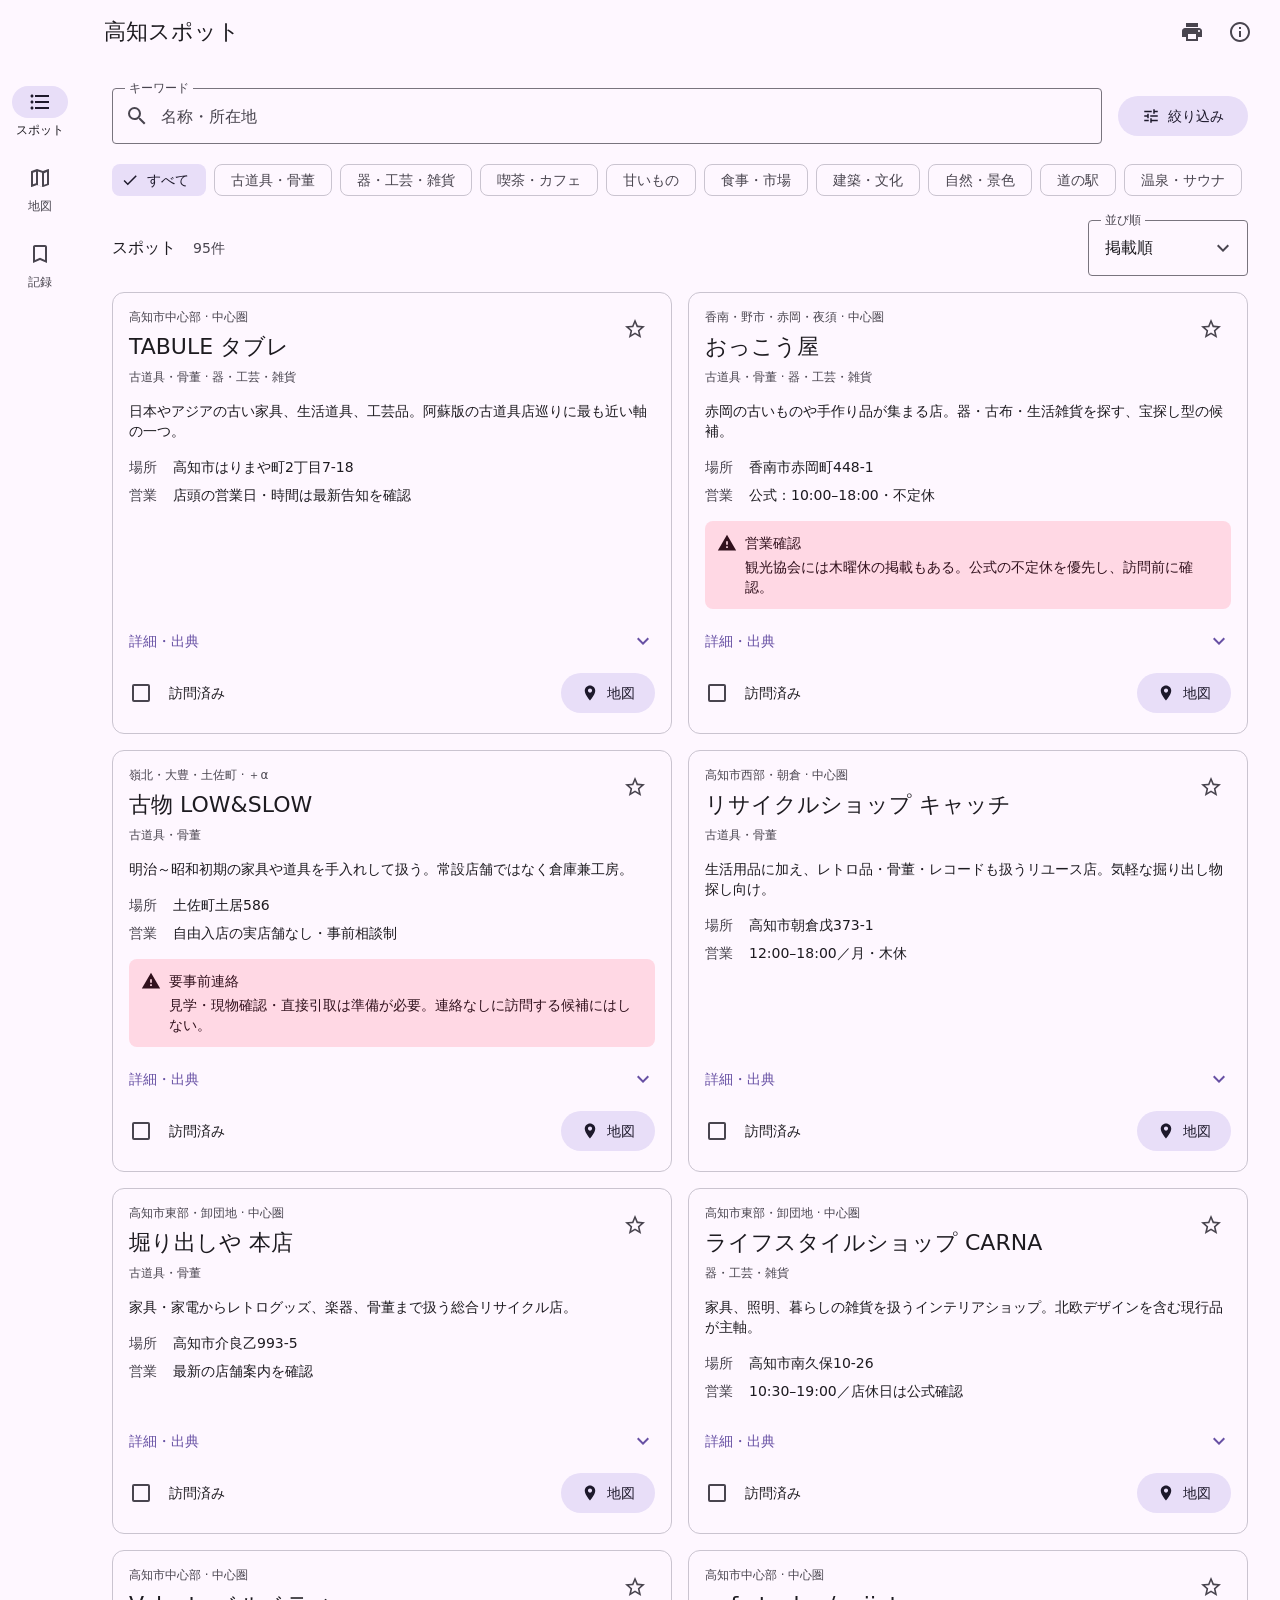
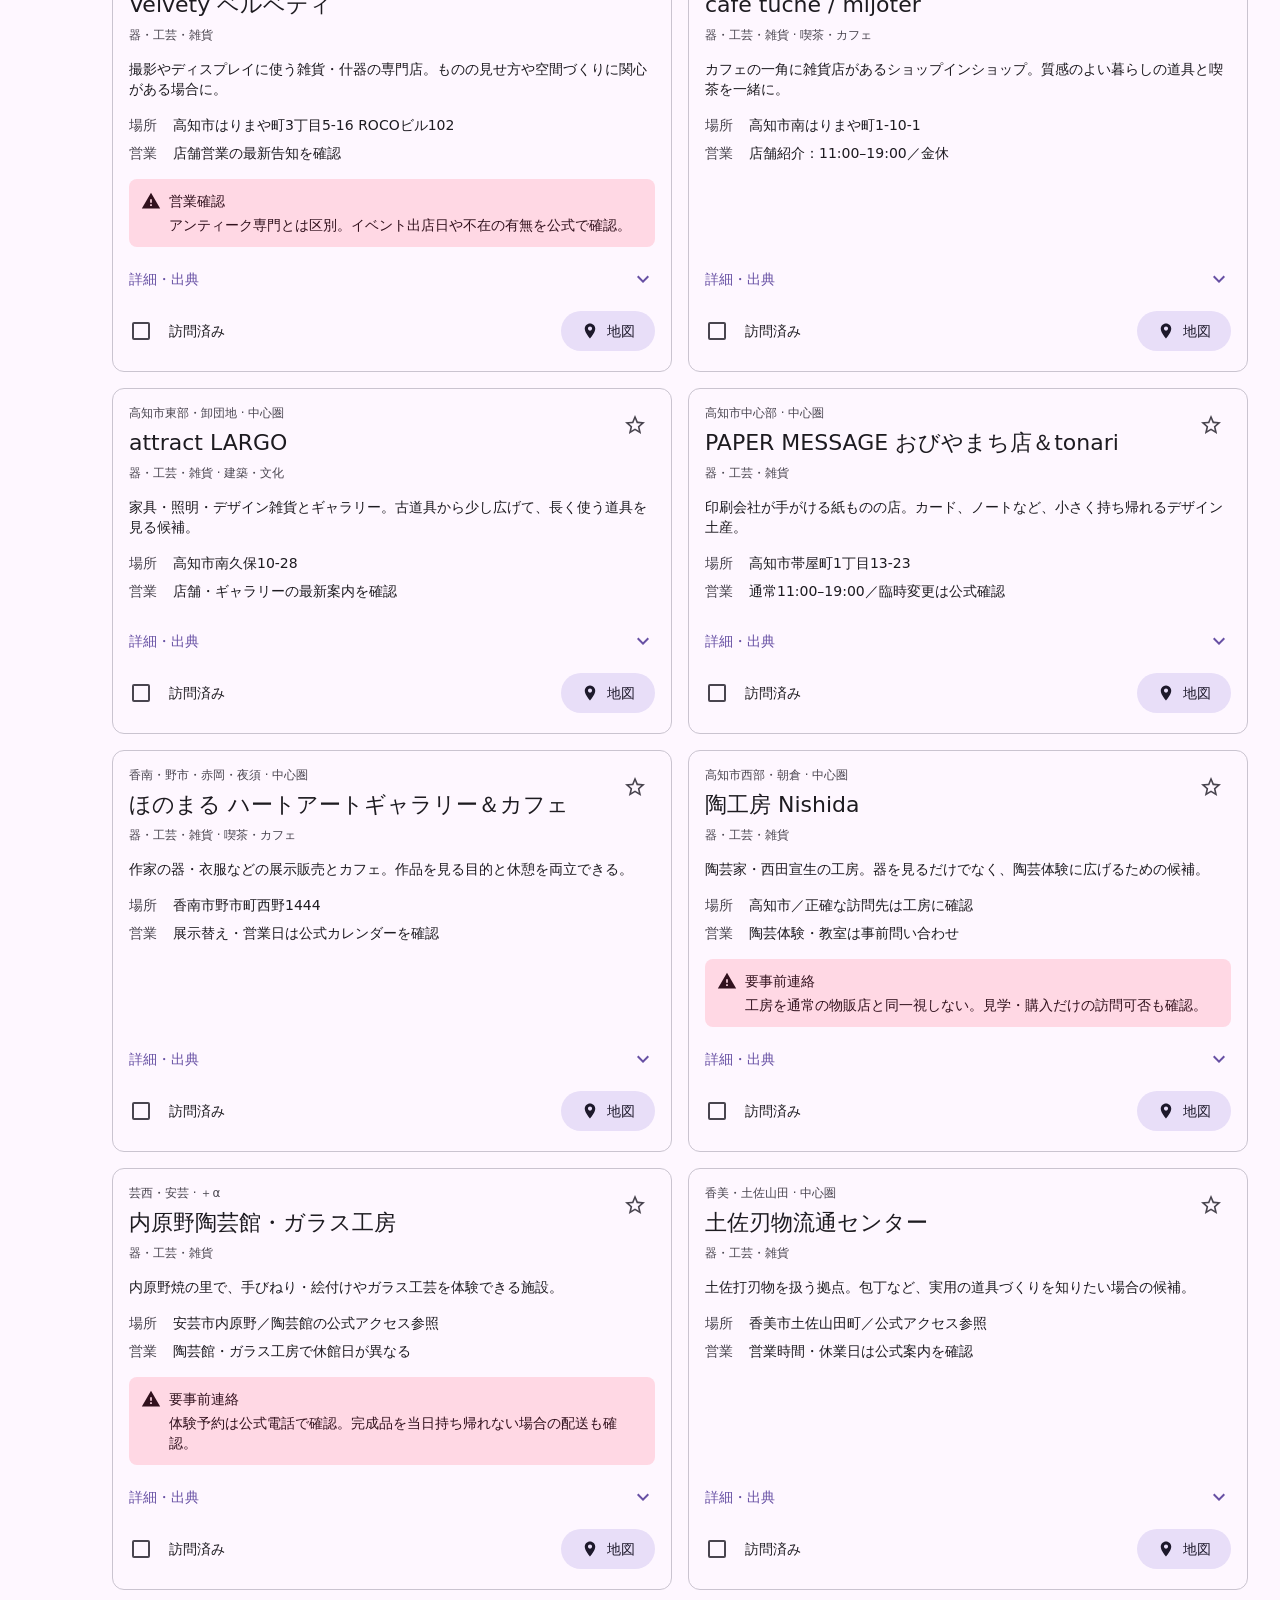
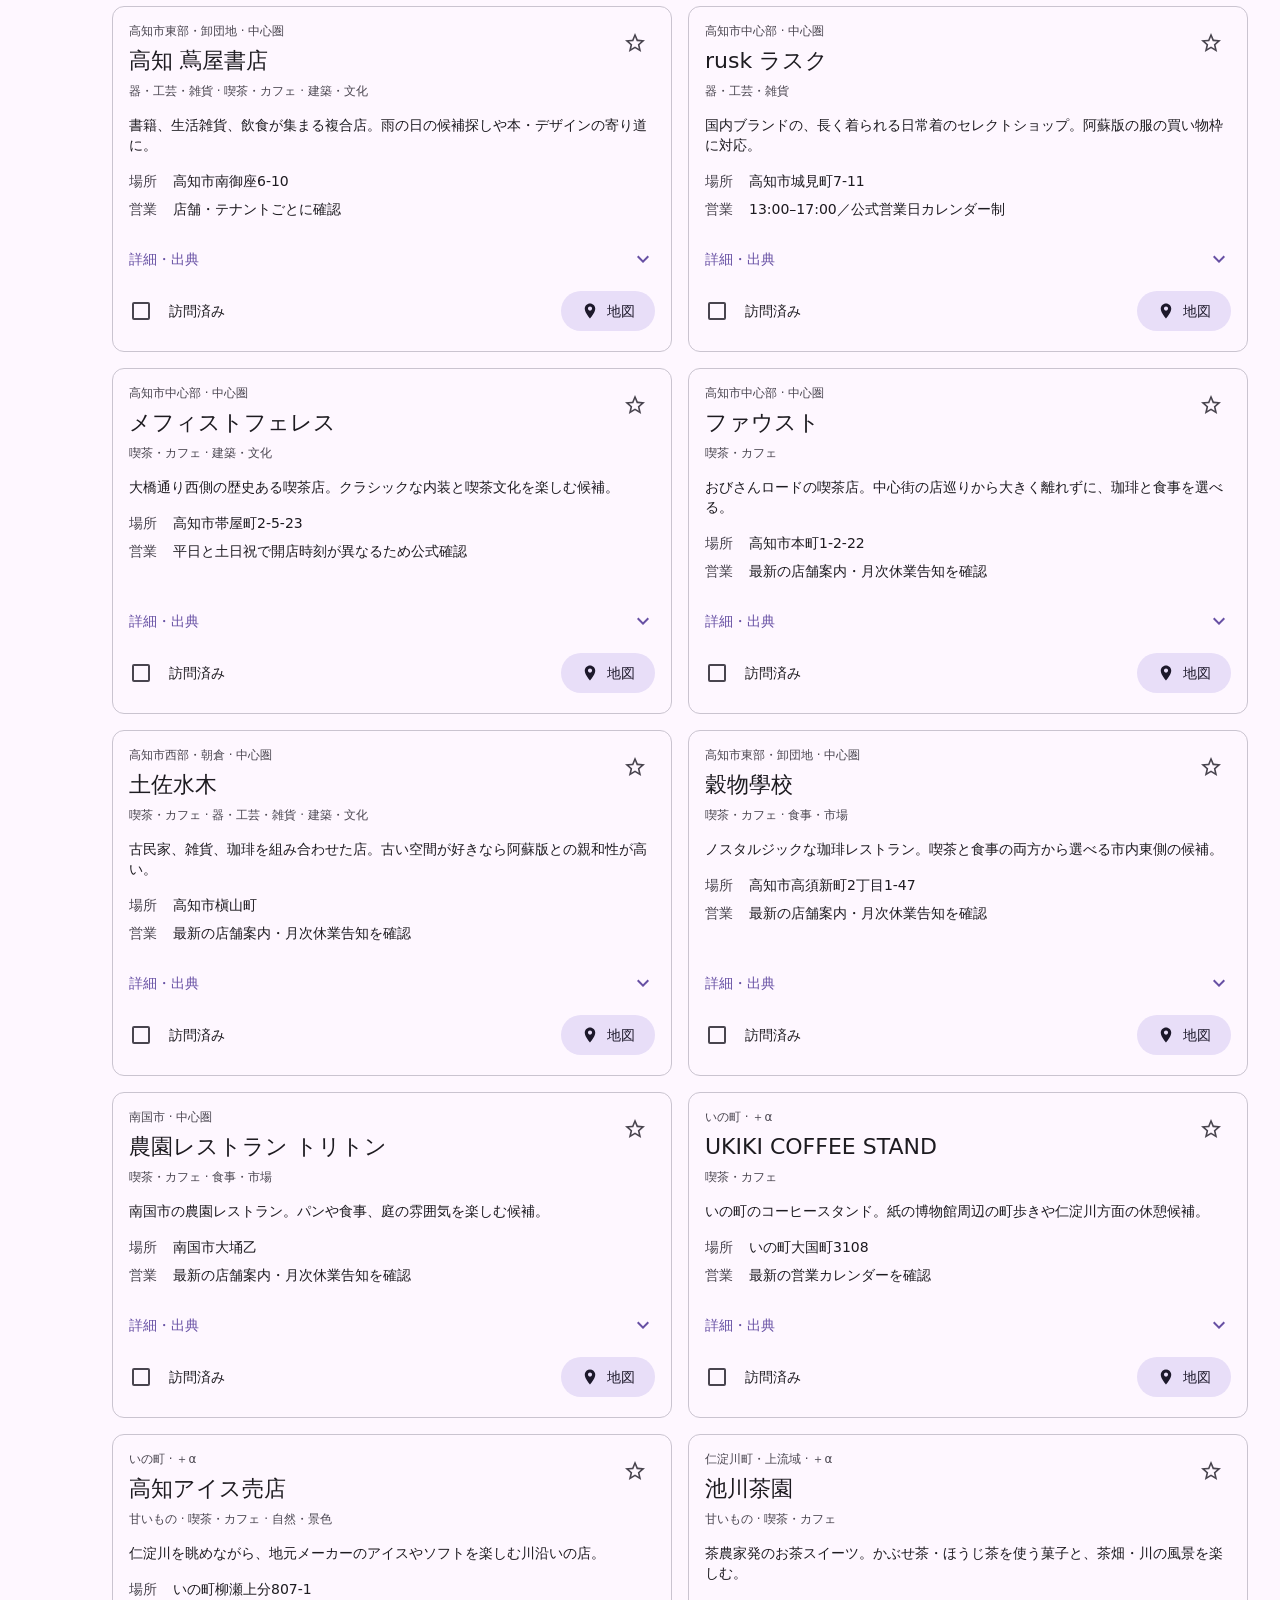
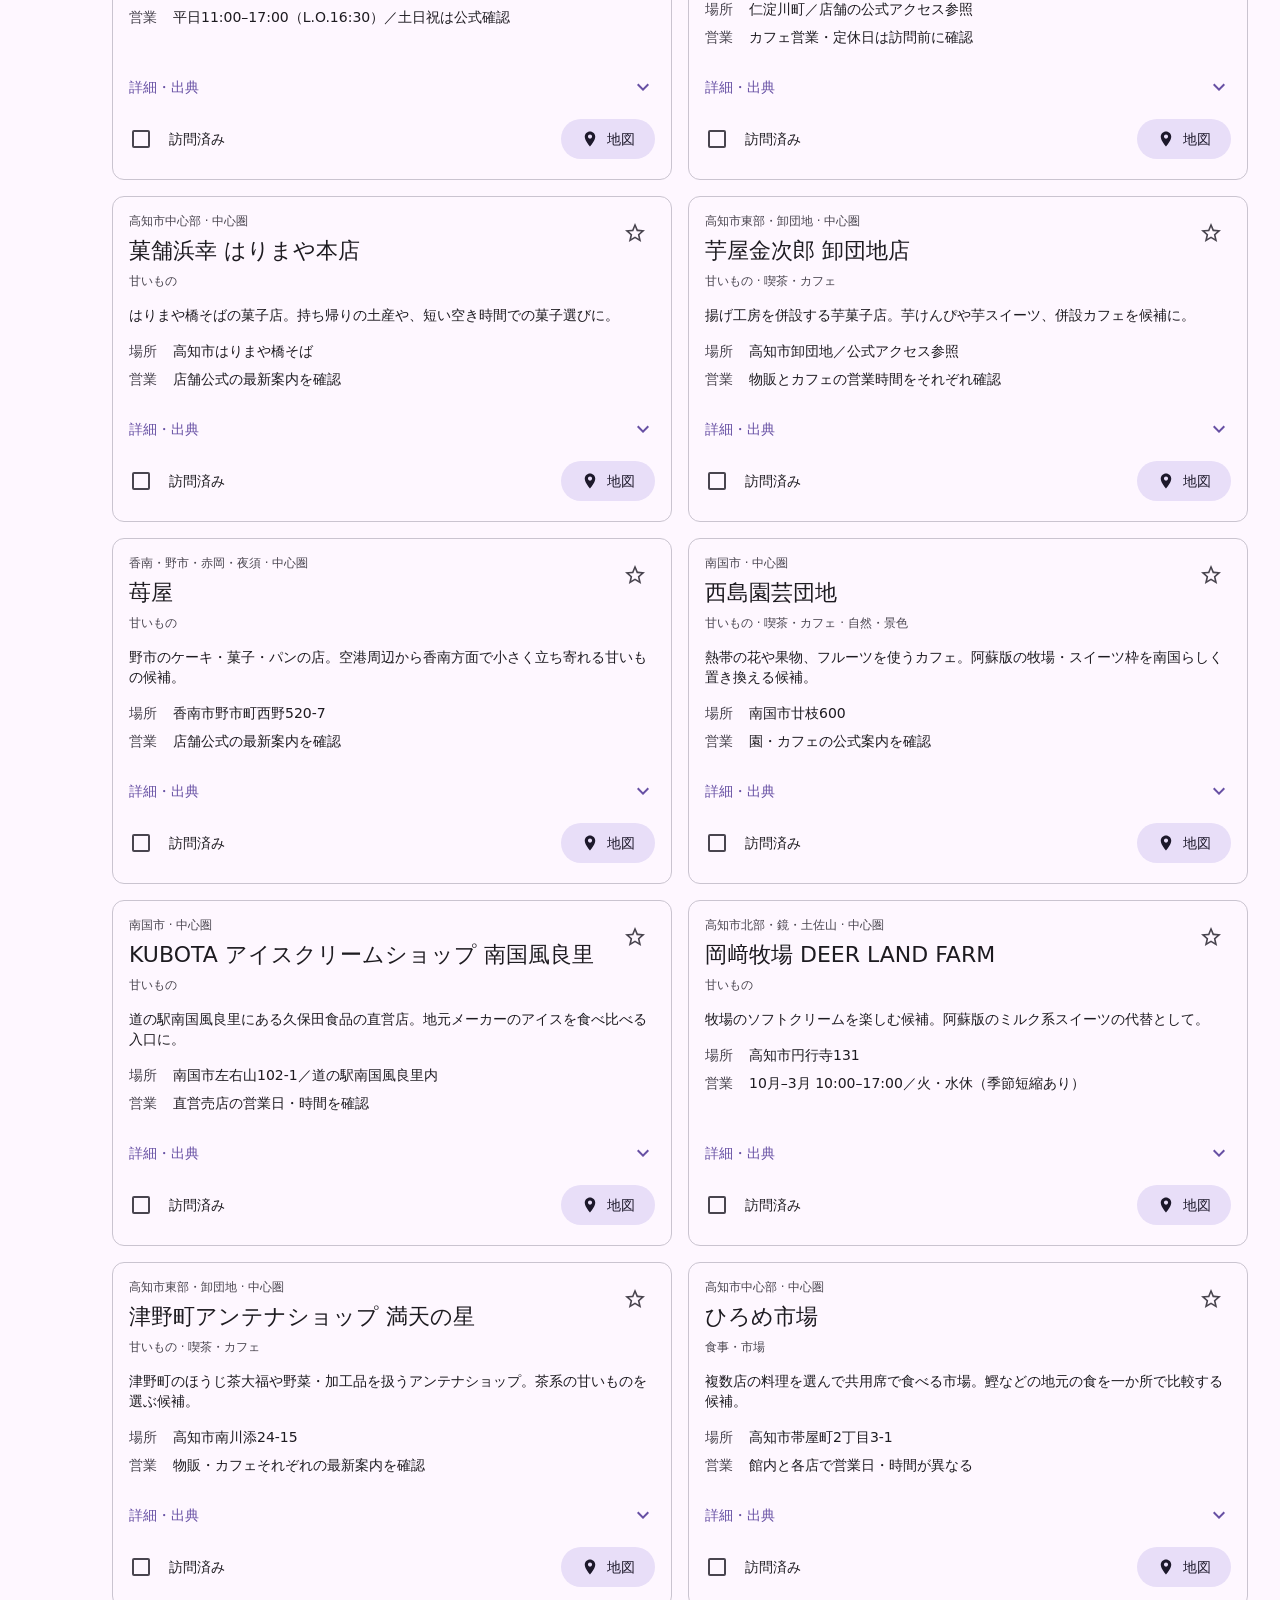
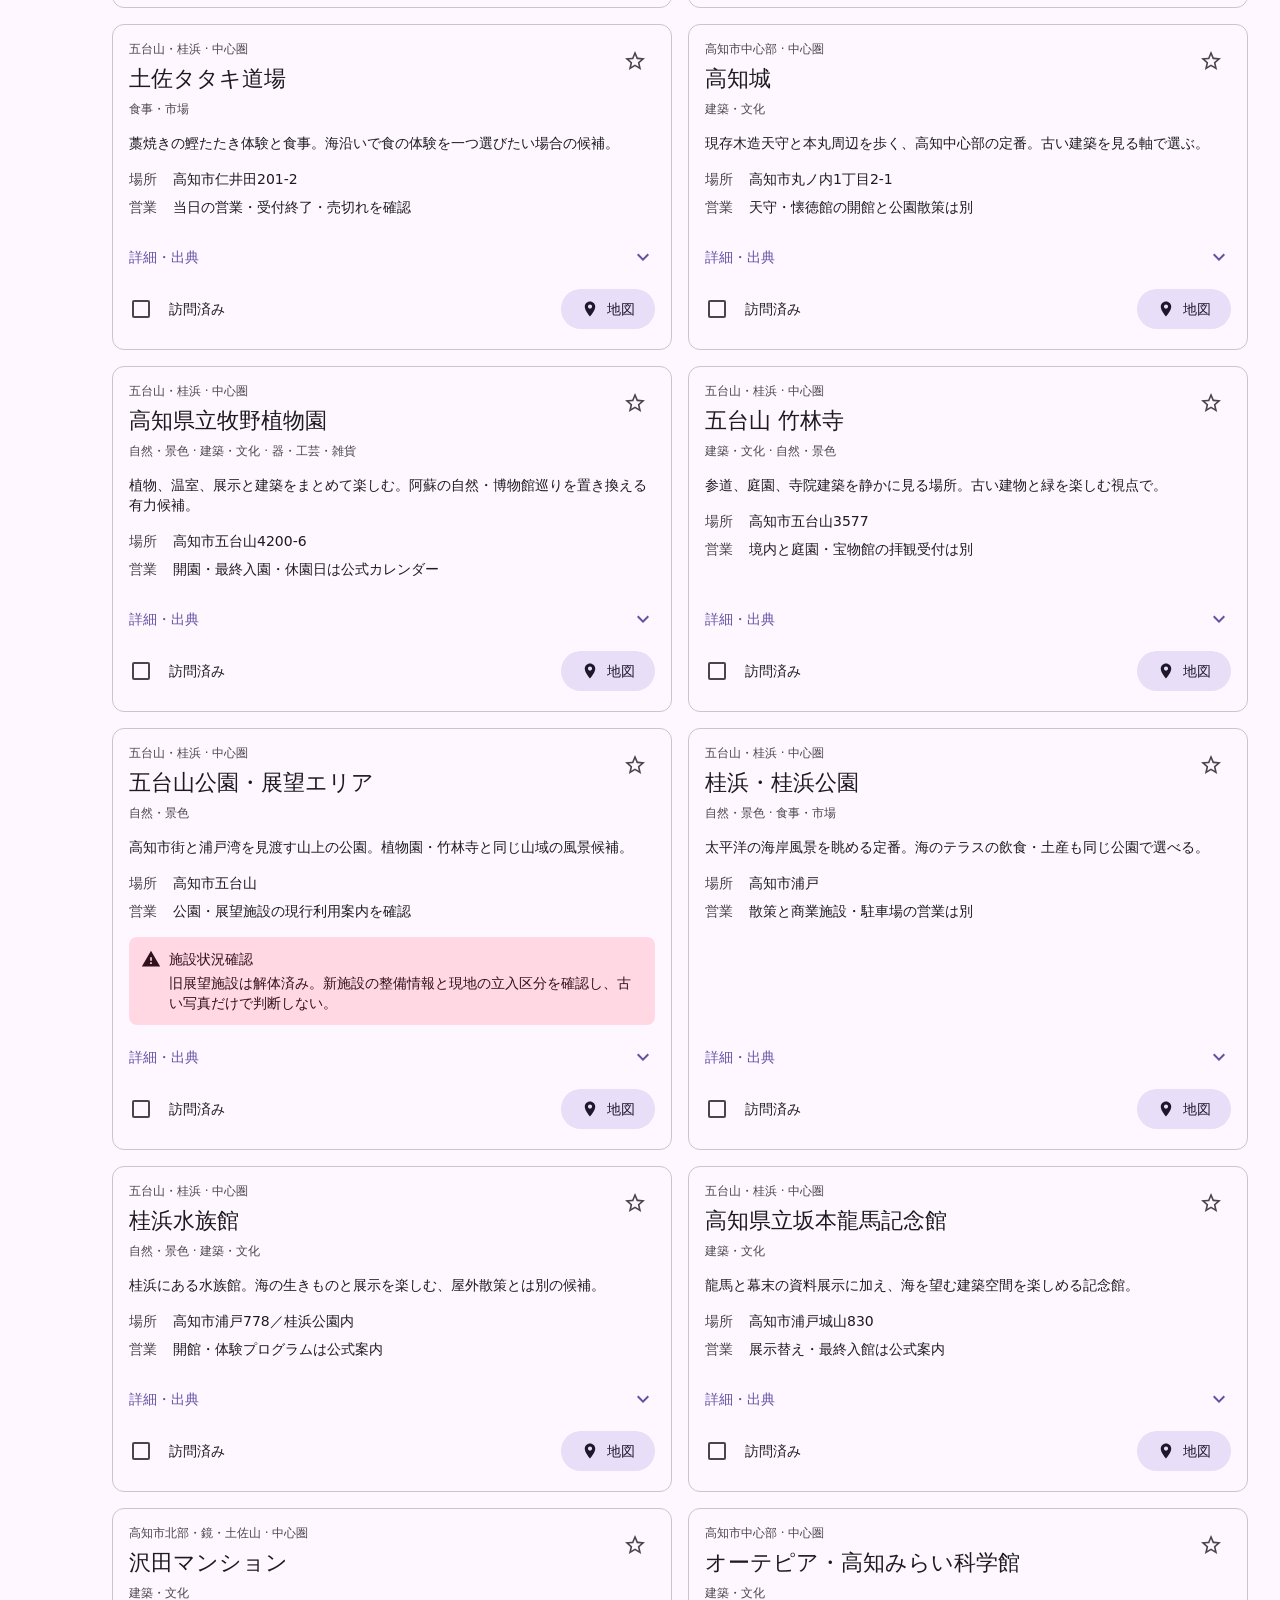
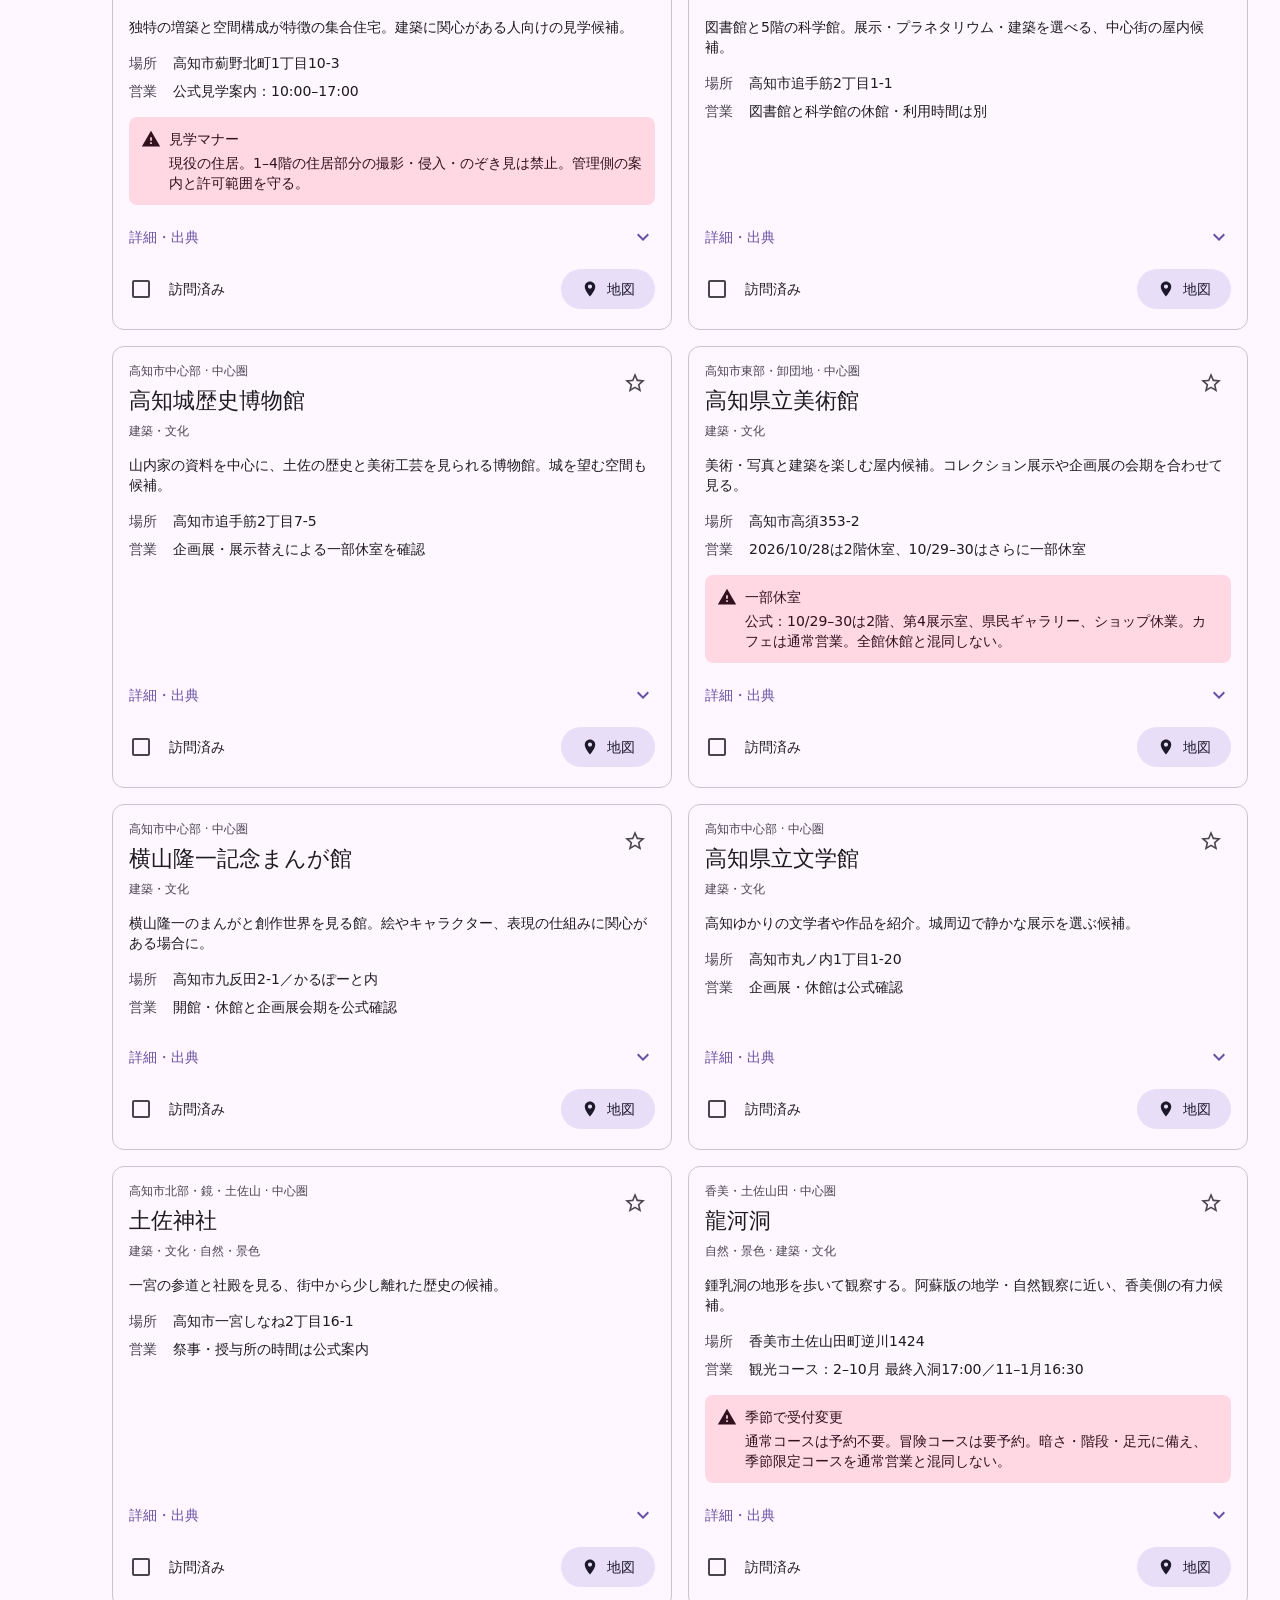
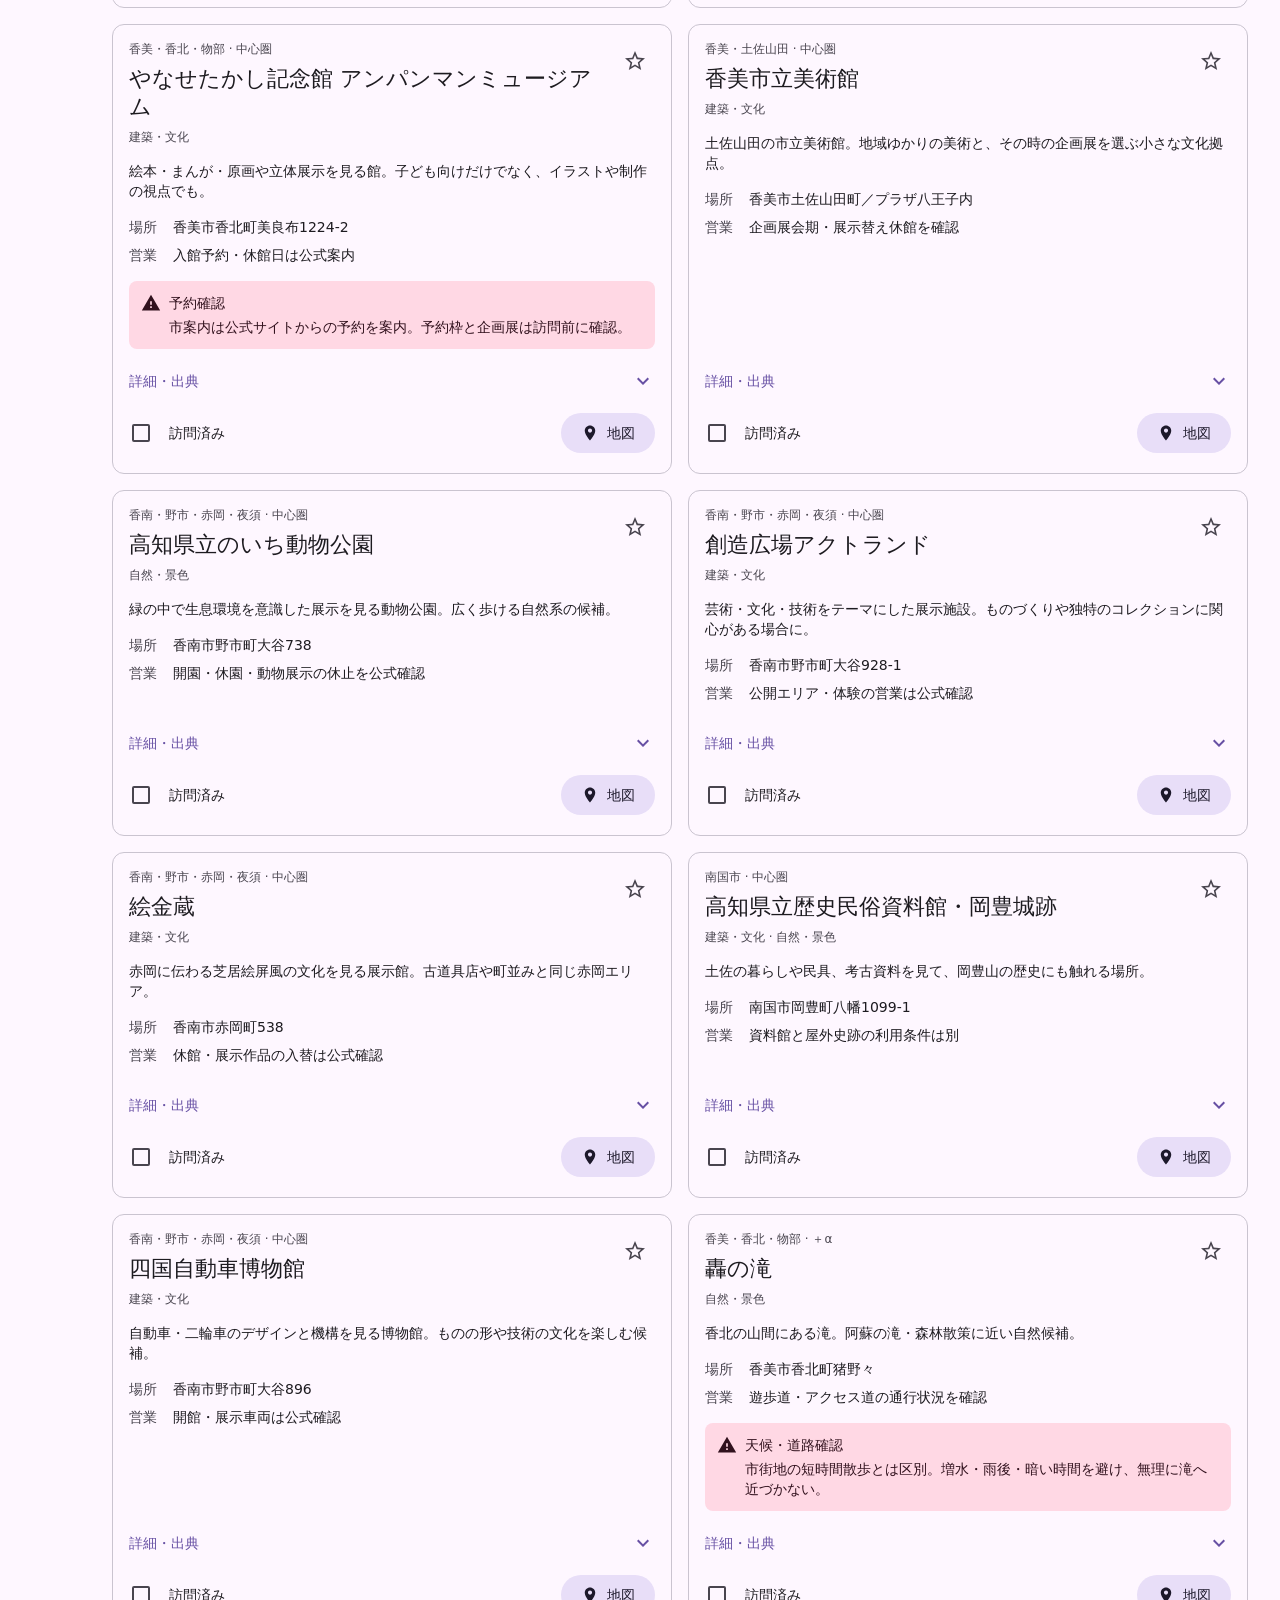
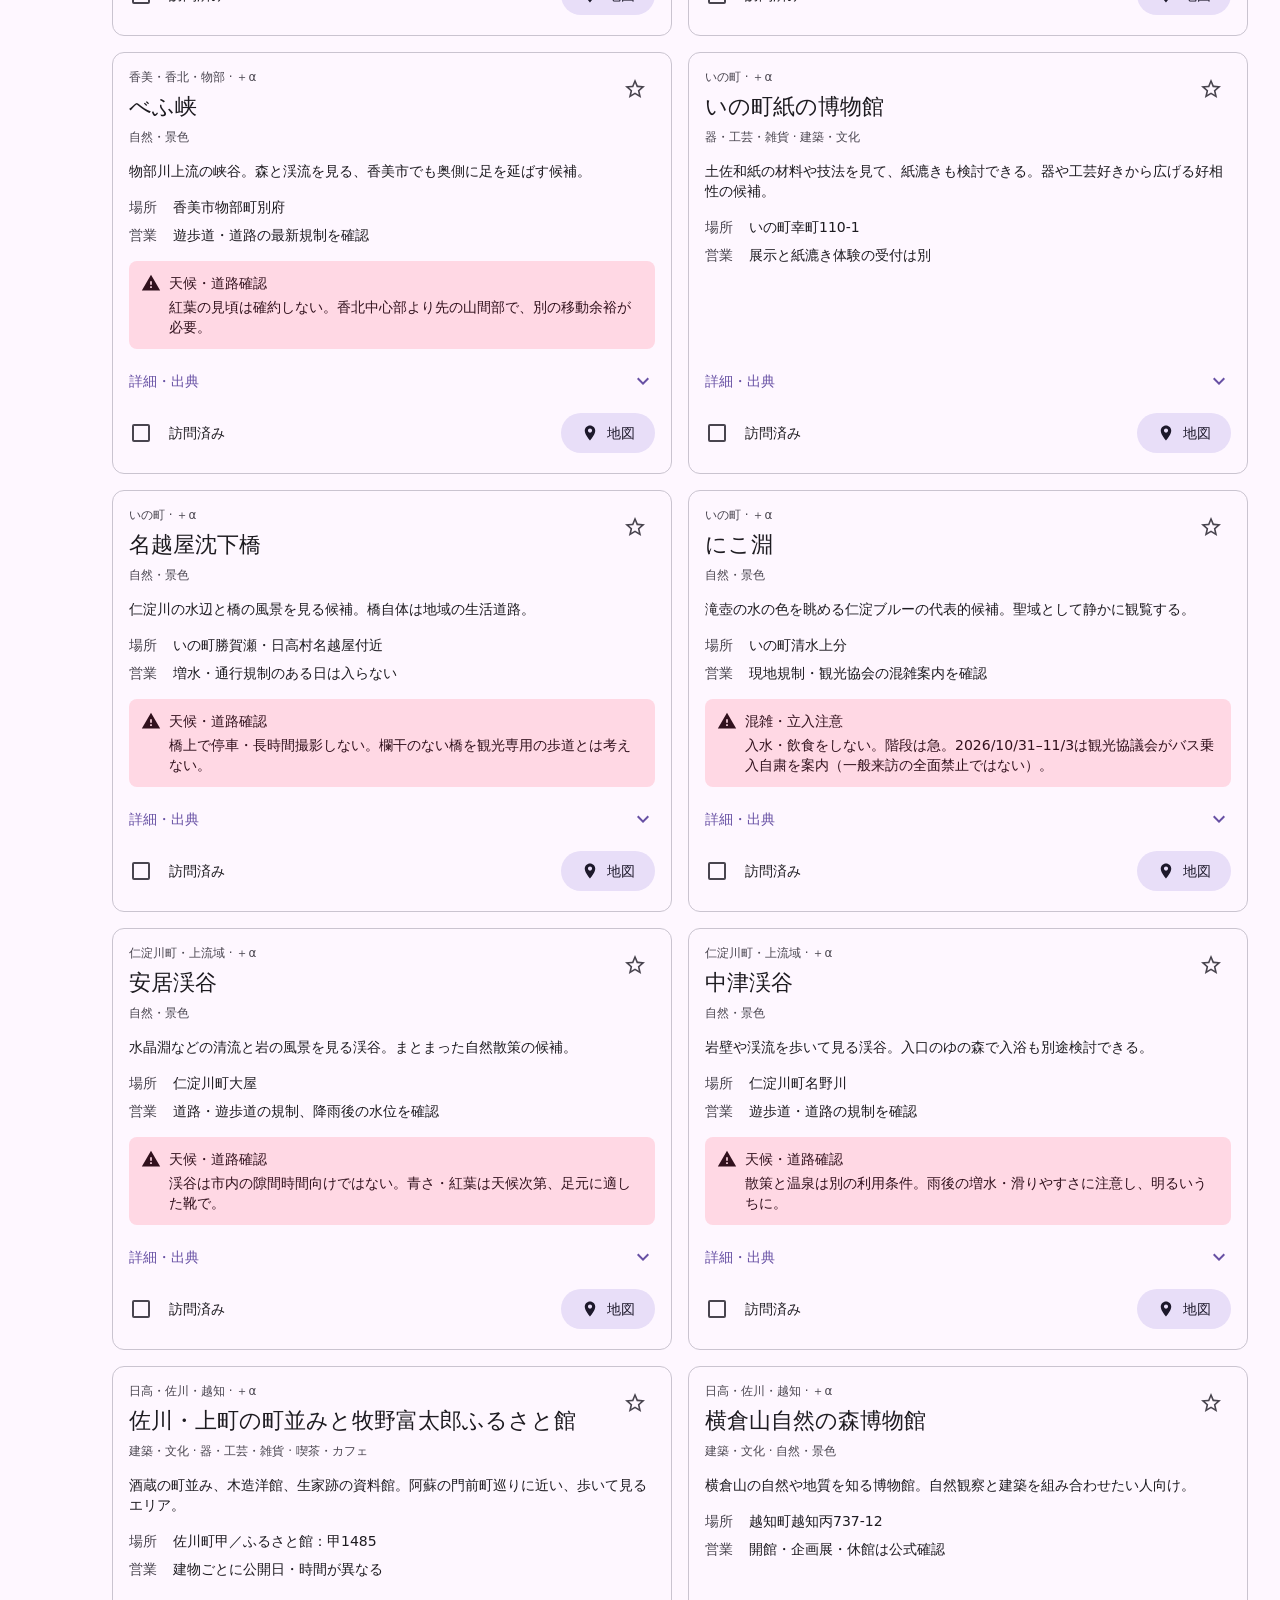
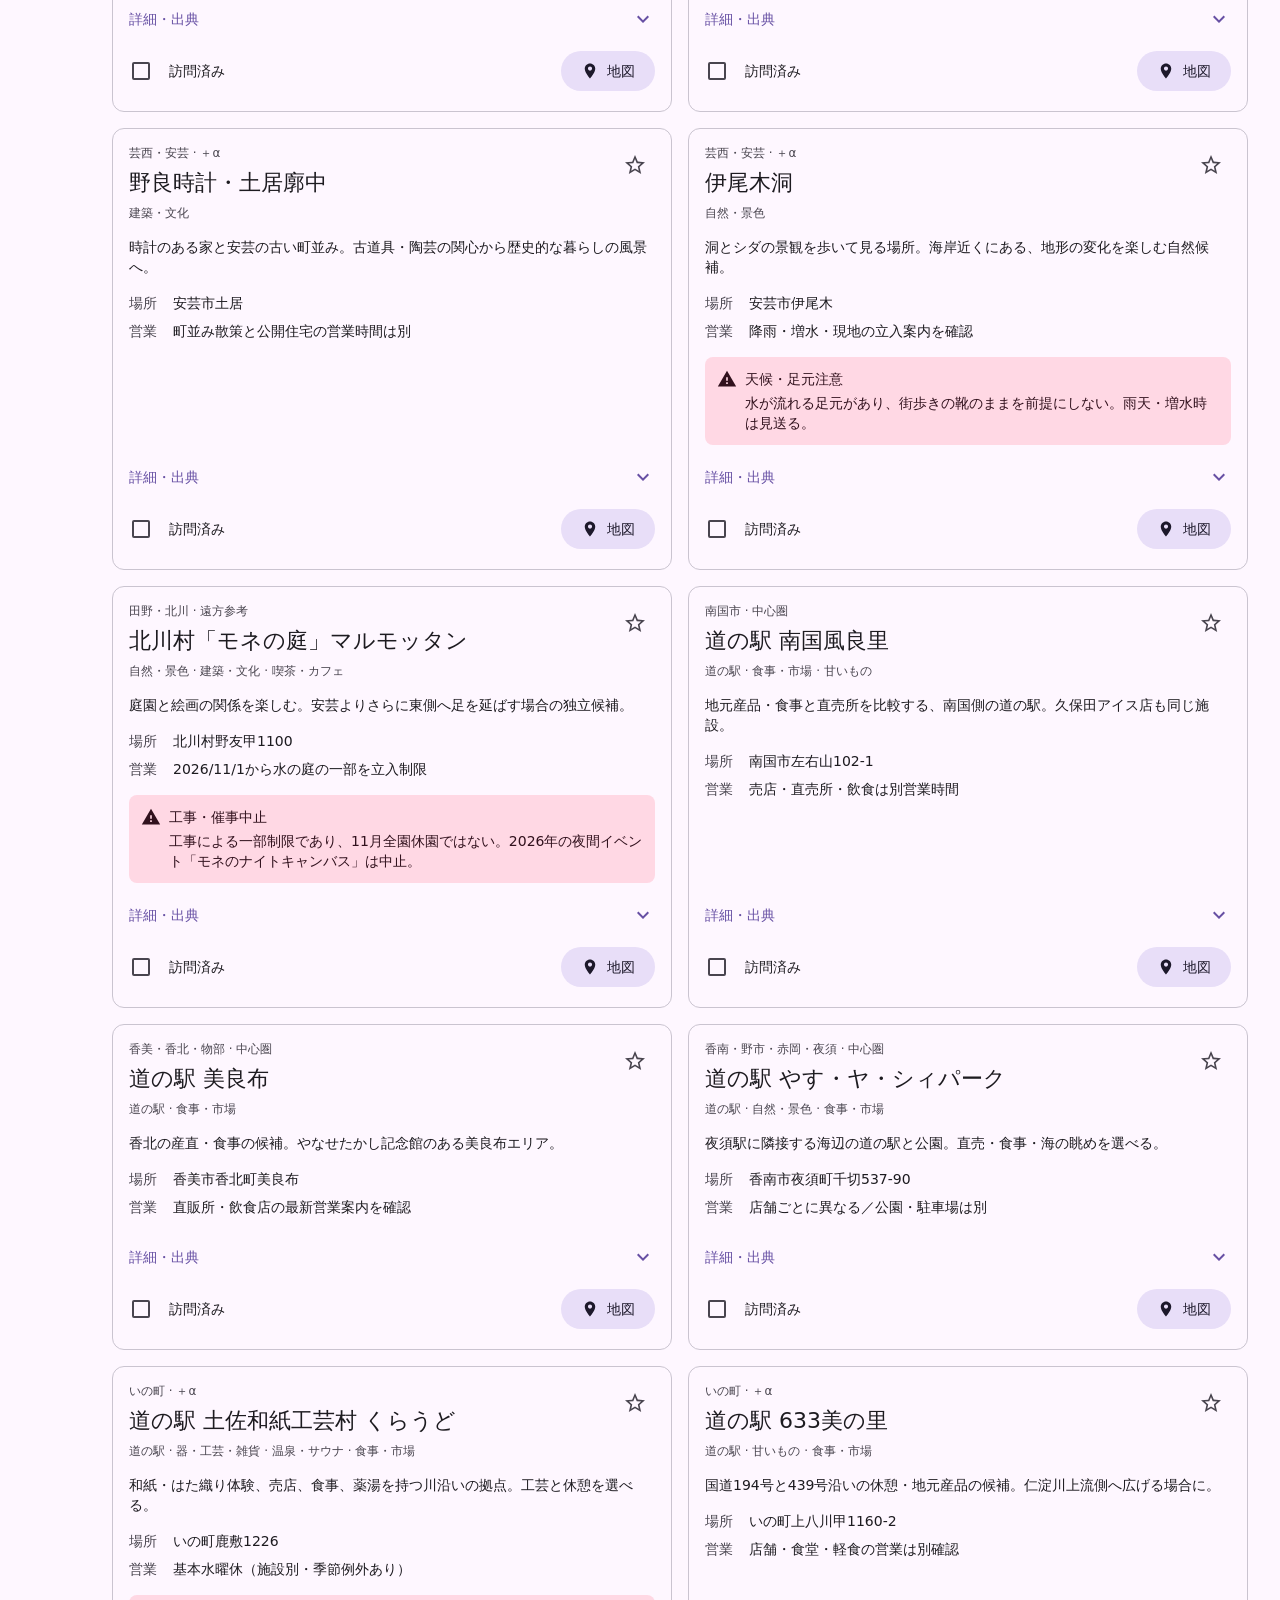
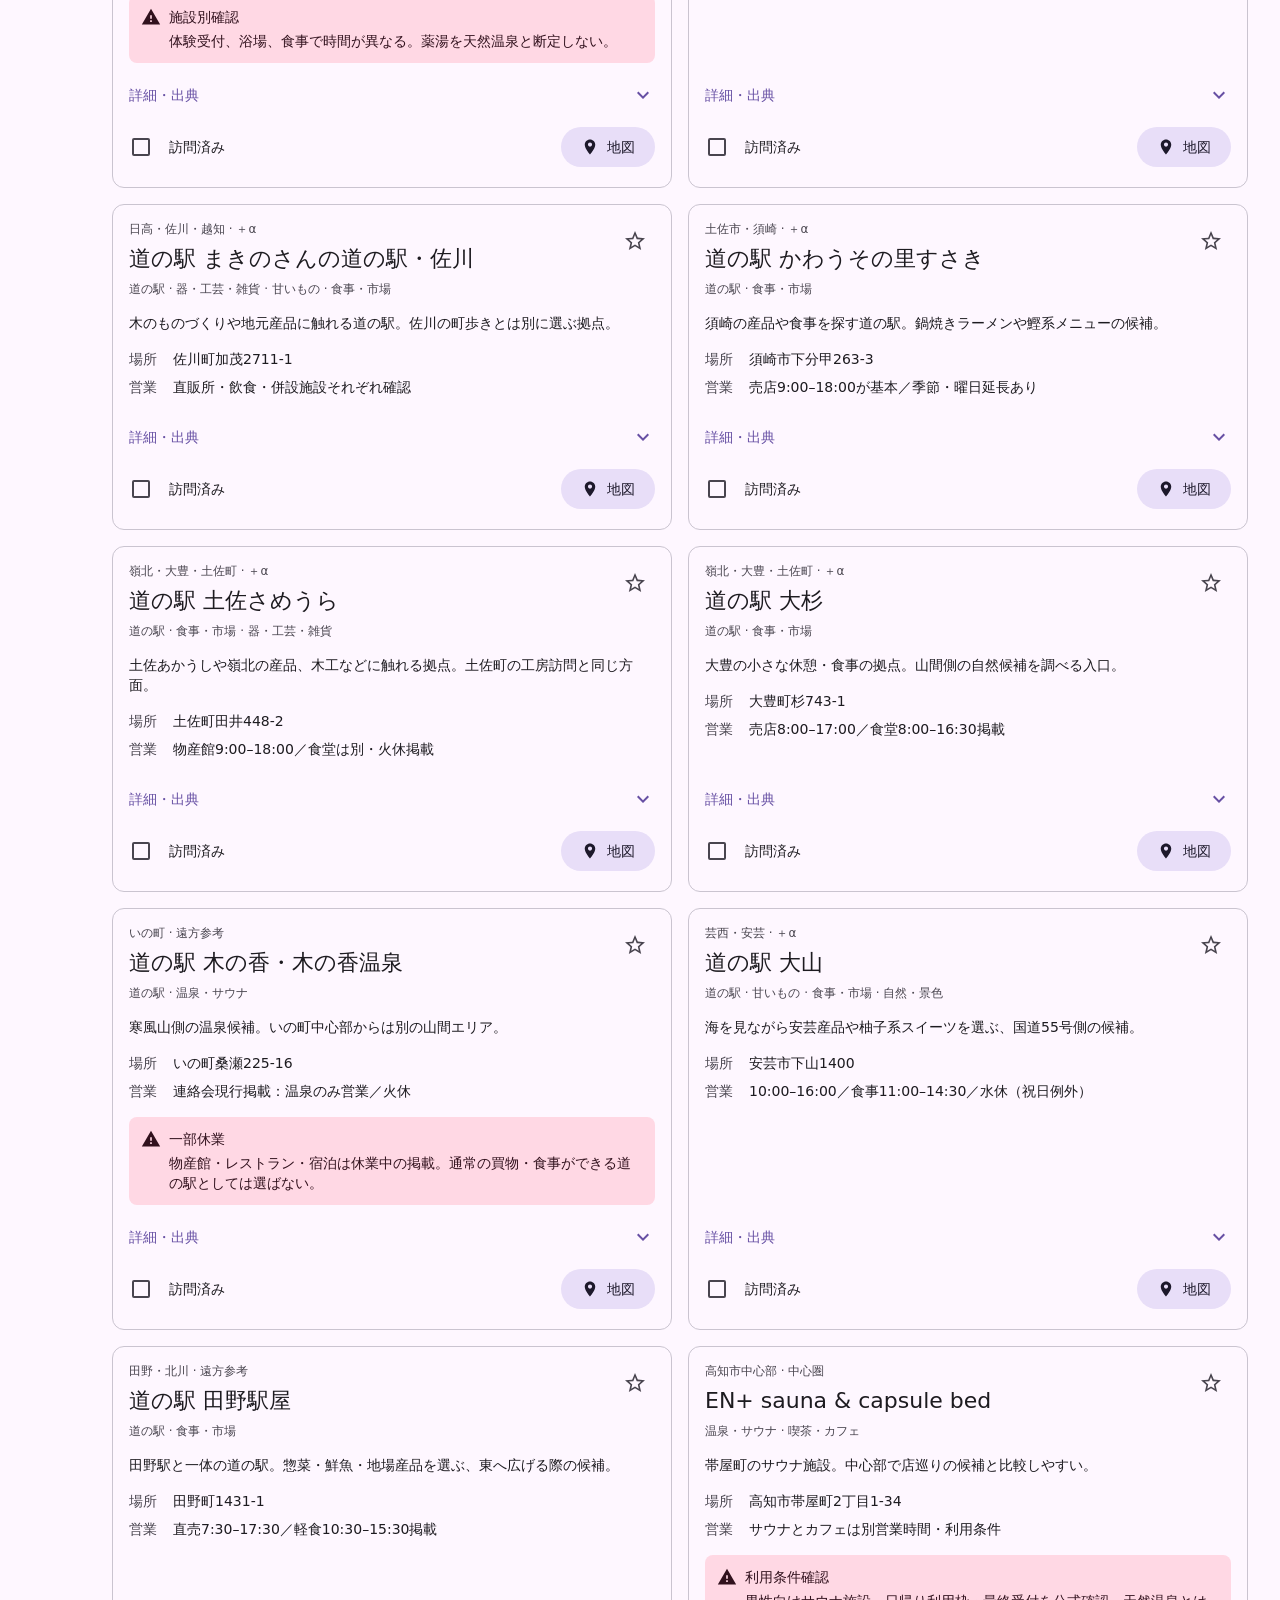
<file: kochi/index.html>
<!doctype html>
<html lang="ja">
<head>
  <meta charset="utf-8">
  <meta name="viewport" content="width=device-width, initial-scale=1, viewport-fit=cover">
  <meta name="robots" content="noindex,nofollow,noarchive">
  <meta name="referrer" content="strict-origin-when-cross-origin">
  <meta name="theme-color" content="#fef7ff">
  <meta name="description" content="高知のスポット一覧。名称、ジャンル、エリアによる検索、地図、お気に入り、訪問記録。">
  <title>高知スポット</title>
  <link rel="stylesheet" href="styles.css?v=md3-20261028">
  <script defer src="app.js?v=md3-20261028"></script>
</head>
<body>
  <a class="skip-link" href="#main">本文へ</a>
  <header class="app-bar">
    <h1>高知スポット</h1>
    <div class="app-bar-actions">
      <button id="print" class="icon-button" type="button" aria-label="一覧を印刷" title="一覧を印刷"><span class="icon-face" data-icon="print"></span></button>
      <button id="show-info" class="icon-button" type="button" aria-label="情報" title="情報"><span class="icon-face" data-icon="info"></span></button>
    </div>
  </header>
  <nav class="navigation" aria-label="メインナビゲーション">
    <a class="nav-item" href="#spots" data-view="spots" aria-current="page"><span class="nav-indicator" data-icon="list"></span><span>スポット</span></a>
    <a class="nav-item" href="#map" data-view="map"><span class="nav-indicator" data-icon="map"></span><span>地図</span></a>
    <a class="nav-item" href="#records" data-view="records"><span class="nav-indicator" data-icon="bookmark"></span><span>記録</span></a>
  </nav>
  <main id="main" tabindex="-1">
    <section id="spots" class="view" aria-labelledby="spots-title">
      <div class="search-toolbar">
        <div class="text-field search-field">
          <span class="field-icon" data-icon="search"></span>
          <label for="q">キーワード</label>
          <input id="q" type="search" placeholder="名称・所在地" autocomplete="off">
          <button id="clear-search" type="button" class="icon-button" aria-label="検索語を消去" title="検索語を消去" hidden><span class="icon-face" data-icon="close"></span></button>
        </div>
        <button id="open-filters" class="md-button tonal" type="button"><span class="button-face"><span data-icon="tune"></span><span>絞り込み<span id="filter-count"></span></span></span></button>
      </div>
      <div id="categories" class="chips" role="group" aria-label="ジャンル"></div>
      <div id="active-filters" class="active-filters" aria-label="適用中の条件" hidden></div>
      <div class="results-toolbar">
        <h2 id="spots-title">スポット <span id="result-count" role="status" aria-live="polite"></span></h2>
        <div class="text-field sort-field"><label for="sort">並び順</label><select id="sort"><option value="editorial">掲載順</option><option value="area">エリア順</option><option value="name">名前順</option></select><span class="select-arrow" data-icon="expand"></span></div>
      </div>
      <p id="loading" class="supporting" role="status">読み込み中</p>
      <div id="cards" class="cards"></div>
      <div id="empty" class="empty-state" hidden><span data-icon="search"></span><h3>該当するスポットはありません</h3><button id="reset" class="md-button text" type="button"><span class="button-face">条件をリセット</span></button></div>
      <noscript><p>一覧にはJavaScriptが必要です。<a href="spots.json">スポットデータ</a></p></noscript>
    </section>
    <section id="map" class="view" aria-labelledby="map-title" hidden>
      <div class="page-heading"><h2 id="map-title" tabindex="-1">地図</h2><span id="map-count" class="supporting"></span></div>
      <div class="segmented" role="group" aria-label="地図の表示"><button id="area-map-tab" type="button" aria-pressed="true"><span class="segment-face"><span class="selection-icon" data-icon="check"></span>エリア</span></button><button id="place-map-tab" type="button" aria-pressed="false"><span class="segment-face"><span class="selection-icon" data-icon="check"></span>スポット</span></button></div>
      <div id="area-map-wrap">
        <p class="supporting map-note">丸印はエリアの代表位置です。店舗の位置ではありません。</p>
        <div id="area-map" class="map-container" aria-label="エリアの地図"><p class="map-message" role="status">読み込み中</p></div>
        <div id="area-buttons" class="chips area-chips" role="group" aria-label="エリアで絞り込み"></div>
      </div>
      <div id="place-map-wrap" hidden>
        <div id="place-map-empty" class="empty-state"><span data-icon="place"></span><h3>スポットを選択してください</h3><a class="md-button text" href="#spots"><span class="button-face">一覧へ</span></a></div>
        <div id="place-map-content" hidden>
          <div class="place-heading"><h3 id="map-place-title"></h3><a id="map-external" class="md-button outlined" target="_blank" rel="noopener noreferrer"><span class="button-face">Googleマップ<span data-icon="external"></span></span></a></div>
          <iframe id="place-map" class="map-container" title="スポットの地図" loading="lazy" referrerpolicy="no-referrer-when-downgrade"></iframe>
          <p class="supporting">同名施設・入口・駐車場は公式アクセスで確認してください。</p>
        </div>
      </div>
    </section>
    <section id="records" class="view" aria-labelledby="records-title" hidden>
      <div class="page-heading"><h2 id="records-title" tabindex="-1">記録</h2></div>
      <div class="record-toolbar"><div class="segmented" role="group" aria-label="記録の種類"><button id="record-favorites" type="button" aria-pressed="true"><span class="segment-face"><span class="selection-icon" data-icon="check"></span>お気に入り <span id="favorites-count">0</span></span></button><button id="record-visited" type="button" aria-pressed="false"><span class="segment-face"><span class="selection-icon" data-icon="check"></span>訪問済み <span id="visited-count">0</span></span></button></div><div class="record-actions"><button id="export" class="md-button outlined" type="button"><span class="button-face"><span data-icon="download"></span>書き出し</span></button><button id="import-button" class="md-button text" type="button"><span class="button-face"><span data-icon="upload"></span>読み込み</span></button><input id="import" type="file" accept="application/json,.json" hidden></div></div>
      <p class="supporting record-note">記録はこのブラウザに保存されます。読み込み時は既存の記録に追加します。</p>
      <div id="record-cards" class="cards"></div>
      <div id="records-empty" class="empty-state" hidden><span data-icon="bookmark"></span><h3 id="records-empty-label">お気に入りはありません</h3></div>
    </section>
  </main>
  <dialog id="filter-dialog" class="md-dialog filter-dialog" aria-labelledby="filter-title">
    <form id="filter-form">
      <header class="dialog-header"><h2 id="filter-title">絞り込み</h2><button type="button" class="icon-button" data-close-dialog="filter-dialog" aria-label="閉じる"><span class="icon-face" data-icon="close"></span></button></header>
      <div class="dialog-body filter-fields">
        <div class="text-field"><label for="area">エリア</label><select id="area"><option value="">すべて</option></select><span class="select-arrow" data-icon="expand"></span></div>
        <div class="text-field"><label for="zone">範囲</label><select id="zone"><option value="">すべて</option><option>中心圏</option><option>＋α</option><option>遠方参考</option></select><span class="select-arrow" data-icon="expand"></span></div>
        <div class="checkbox-list"><label class="check-label"><span class="check-target"><input id="favorite-only" type="checkbox"><span class="check-box"></span></span><span>お気に入りのみ</span></label><label class="check-label"><span class="check-target"><input id="hide-visited" type="checkbox"><span class="check-box"></span></span><span>訪問済みを除く</span></label><label class="check-label"><span class="check-target"><input id="caution-only" type="checkbox"><span class="check-box"></span></span><span>注意事項あり</span></label></div>
      </div>
      <footer class="dialog-actions"><button id="reset-filters" class="md-button text" type="button"><span class="button-face">リセット</span></button><button class="md-button filled" type="submit"><span class="button-face">適用</span></button></footer>
    </form>
  </dialog>
  <dialog id="info-dialog" class="md-dialog" aria-labelledby="info-title">
    <header class="dialog-header"><h2 id="info-title">情報</h2><button class="icon-button" type="button" data-close-dialog="info-dialog" aria-label="閉じる"><span class="icon-face" data-icon="close"></span></button></header>
    <div class="dialog-body info-body">
      <dl><div><dt>収録</dt><dd id="total-count">95件</dd></div><div><dt>情報確認日</dt><dd id="checked-date">2026-10-28</dd></div><div><dt>中心圏</dt><dd>高知市・南国市・香美市・香南市</dd></div><div><dt>＋α</dt><dd>仁淀川流域、佐川・越知、土佐・須崎、嶺北、安芸</dd></div><div><dt>遠方参考</dt><dd>北川、梼原、四国カルストなど</dd></div></dl>
      <p>営業情報は公開情報に基づきます。当日の営業・予約・交通条件は各施設の最新案内で確認してください。</p>
      <p>お気に入りと訪問記録は端末・ブラウザごとに保存されます。阿蘇版の記録とは分離しています。</p>
      <div class="info-links"><a href="spots.json" download>スポットデータ</a><a href="README.md" target="_blank" rel="noopener noreferrer">調査メモ</a><a href="../">阿蘇版</a><a href="https://github.com/keiike/aso-2026-k7m4p9-/tree/main/kochi" target="_blank" rel="noopener noreferrer">GitHub</a></div>
    </div>
    <footer class="dialog-actions end"><button class="md-button text" type="button" data-close-dialog="info-dialog"><span class="button-face">閉じる</span></button></footer>
  </dialog>
  <div id="snackbar" class="snackbar" hidden><span id="snackbar-text" role="status" aria-live="polite"></span><button id="dismiss-snackbar" type="button" class="icon-button" aria-label="通知を閉じる"><span class="icon-face" data-icon="close"></span></button></div>
</body>
</html>
</file>
<file: kochi/styles.css>
/* Material Design 3 baseline: semantic colors, type, shape, elevation, state. */
:root {
  color-scheme: light;
  --md-sys-color-primary:#6750a4; --md-sys-color-on-primary:#fff;
  --md-sys-color-primary-container:#eaddff; --md-sys-color-on-primary-container:#21005d;
  --md-sys-color-secondary:#625b71; --md-sys-color-on-secondary:#fff;
  --md-sys-color-secondary-container:#e8def8; --md-sys-color-on-secondary-container:#1d192b;
  --md-sys-color-tertiary:#7d5260; --md-sys-color-tertiary-container:#ffd8e4; --md-sys-color-on-tertiary-container:#31111d;
  --md-sys-color-error:#b3261e; --md-sys-color-error-container:#f9dedc; --md-sys-color-on-error-container:#410e0b;
  --md-sys-color-surface:#fef7ff; --md-sys-color-surface-container-low:#f7f2fa;
  --md-sys-color-surface-container:#f3edf7; --md-sys-color-surface-container-high:#ece6f0;
  --md-sys-color-surface-container-highest:#e6e0e9;
  --md-sys-color-on-surface:#1d1b20; --md-sys-color-on-surface-variant:#49454f;
  --md-sys-color-outline:#79747e; --md-sys-color-outline-variant:#cac4d0;
  --md-sys-color-inverse-surface:#322f35; --md-sys-color-inverse-on-surface:#f5eff7;
  --md-sys-shape-corner-extra-small:4px; --md-sys-shape-corner-small:8px;
  --md-sys-shape-corner-medium:12px; --md-sys-shape-corner-large:16px;
  --md-sys-shape-corner-extra-large:28px; --md-sys-shape-corner-full:999px;
  --md-sys-elevation-level1:0 1px 2px #0000004d,0 1px 3px 1px #00000026;
  --md-sys-elevation-level3:0 4px 8px 3px #00000026,0 1px 3px #0000004d;
  --md-sys-state-hover-state-layer-opacity:.08; --md-sys-state-pressed-state-layer-opacity:.12;
  --md-sys-motion-duration-short:150ms; --md-sys-motion-easing-standard:cubic-bezier(.2,0,0,1);
  --md-ref-typeface-plain:Roboto,"Noto Sans JP","Noto Sans CJK JP",system-ui,-apple-system,"Hiragino Kaku Gothic ProN","Yu Gothic",sans-serif;
  --md-sys-typescale-headline-small:400 24px/32px var(--md-ref-typeface-plain);
  --md-sys-typescale-title-large:400 22px/28px var(--md-ref-typeface-plain);
  --md-sys-typescale-title-medium:500 16px/24px var(--md-ref-typeface-plain);
  --md-sys-typescale-body-large:400 16px/24px var(--md-ref-typeface-plain);
  --md-sys-typescale-body-medium:400 14px/20px var(--md-ref-typeface-plain);
  --md-sys-typescale-body-small:400 12px/16px var(--md-ref-typeface-plain);
  --md-sys-typescale-label-large:500 14px/20px var(--md-ref-typeface-plain);
  --md-sys-typescale-label-medium:500 12px/16px var(--md-ref-typeface-plain);
}
@media(prefers-color-scheme:dark) {
  :root {color-scheme:dark;--md-sys-color-primary:#d0bcff;--md-sys-color-on-primary:#381e72;--md-sys-color-primary-container:#4f378b;--md-sys-color-on-primary-container:#eaddff;--md-sys-color-secondary:#ccc2dc;--md-sys-color-on-secondary:#332d41;--md-sys-color-secondary-container:#4a4458;--md-sys-color-on-secondary-container:#e8def8;--md-sys-color-tertiary:#efb8c8;--md-sys-color-tertiary-container:#633b48;--md-sys-color-on-tertiary-container:#ffd8e4;--md-sys-color-error:#f2b8b5;--md-sys-color-error-container:#8c1d18;--md-sys-color-on-error-container:#f9dedc;--md-sys-color-surface:#141218;--md-sys-color-surface-container-low:#1d1b20;--md-sys-color-surface-container:#211f26;--md-sys-color-surface-container-high:#2b2930;--md-sys-color-surface-container-highest:#36343b;--md-sys-color-on-surface:#e6e0e9;--md-sys-color-on-surface-variant:#cac4d0;--md-sys-color-outline:#938f99;--md-sys-color-outline-variant:#49454f;--md-sys-color-inverse-surface:#e6e0e9;--md-sys-color-inverse-on-surface:#322f35}
}
*{box-sizing:border-box} [hidden]{display:none!important}
html{scroll-padding-top:88px} body{margin:0;background:var(--md-sys-color-surface);color:var(--md-sys-color-on-surface);font:var(--md-sys-typescale-body-large)}
body:has(dialog[open]){overflow:hidden} h1,h2,h3,p{margin:0} h1{font:var(--md-sys-typescale-title-large)} h2{font:var(--md-sys-typescale-headline-small)} h3{font:var(--md-sys-typescale-title-medium)}
button,input,select{font:inherit;color:inherit} button,a,input,select,summary{-webkit-tap-highlight-color:transparent}button{cursor:pointer}button:disabled{cursor:default;opacity:.38}
a{color:var(--md-sys-color-primary);text-underline-offset:3px}button{border:0}svg.icon{width:24px;height:24px;fill:currentColor;flex:none;display:block} [data-icon]{display:inline-flex;align-items:center;justify-content:center;flex:none}
:focus-visible{outline:3px solid var(--md-sys-color-primary);outline-offset:3px}main:focus,h2:focus{outline:none}.skip-link{position:fixed;top:-80px;left:16px;background:var(--md-sys-color-primary);color:var(--md-sys-color-on-primary);padding:12px 20px;border-radius:4px;z-index:100}.skip-link:focus{top:8px}
.app-bar{height:64px;padding:0 16px 0 24px;position:sticky;top:0;z-index:20;display:flex;align-items:center;justify-content:space-between;background:var(--md-sys-color-surface);transition:background var(--md-sys-motion-duration-short);margin-left:80px}
.app-bar.scrolled{background:var(--md-sys-color-surface-container)}.app-bar-actions{display:flex;gap:0}.navigation{position:fixed;inset:0 auto 0 0;width:80px;z-index:30;background:var(--md-sys-color-surface);display:flex;flex-direction:column;align-items:center;gap:12px;padding-top:80px}
.nav-item{min-height:64px;width:80px;text-decoration:none;display:flex;flex-direction:column;align-items:center;justify-content:center;gap:4px;color:var(--md-sys-color-on-surface-variant);font:var(--md-sys-typescale-label-medium);border-radius:16px}
.nav-indicator{width:56px;height:32px;border-radius:var(--md-sys-shape-corner-full);position:relative;overflow:hidden}.nav-item[aria-current]{color:var(--md-sys-color-on-surface)}.nav-item[aria-current] .nav-indicator{background:var(--md-sys-color-secondary-container);color:var(--md-sys-color-on-secondary-container)}
main{margin-left:80px;padding:24px 32px 48px;min-height:calc(100dvh - 64px)}.view{max-width:1280px;margin:0 auto}.page-heading{display:flex;align-items:center;gap:16px;justify-content:space-between;margin-bottom:24px}.supporting{font:var(--md-sys-typescale-body-medium);color:var(--md-sys-color-on-surface-variant)}
/* All interactive containers provide a 48px minimum touch target. */
.icon-button{display:inline-flex;align-items:center;justify-content:center;width:48px;height:48px;flex:none;background:transparent;padding:4px;border-radius:var(--md-sys-shape-corner-full);color:var(--md-sys-color-on-surface-variant)}
.icon-face{width:40px;height:40px;border-radius:var(--md-sys-shape-corner-full);display:flex;align-items:center;justify-content:center;position:relative;overflow:hidden}.icon-button[aria-pressed="true"] .icon-face{background:var(--md-sys-color-secondary-container);color:var(--md-sys-color-on-secondary-container)}
.md-button{display:inline-flex;align-items:center;justify-content:center;min-height:48px;background:transparent;padding:4px 0;border-radius:var(--md-sys-shape-corner-full);font:var(--md-sys-typescale-label-large);color:var(--md-sys-color-primary);text-decoration:none;white-space:nowrap}
.button-face{position:relative;overflow:hidden;display:inline-flex;align-items:center;justify-content:center;gap:8px;min-height:40px;padding:10px 24px;border-radius:inherit}.button-face svg{width:18px;height:18px}.md-button.filled .button-face{background:var(--md-sys-color-primary);color:var(--md-sys-color-on-primary)}.md-button.tonal .button-face{background:var(--md-sys-color-secondary-container);color:var(--md-sys-color-on-secondary-container)}.md-button.outlined .button-face{border:1px solid var(--md-sys-color-outline);padding:9px 23px}.md-button.text .button-face{padding:10px 12px}
.button-face::after,.icon-face::after,.chip-face::after,.segment-face::after,.nav-indicator::after{content:"";position:absolute;inset:0;background:currentColor;opacity:0;pointer-events:none;border-radius:inherit;transition:opacity var(--md-sys-motion-duration-short) var(--md-sys-motion-easing-standard)}
@media(hover:hover){.md-button:hover .button-face::after,.icon-button:hover .icon-face::after,.chip:hover .chip-face::after,.segmented button:hover .segment-face::after,.nav-item:hover .nav-indicator::after{opacity:var(--md-sys-state-hover-state-layer-opacity)}}
.md-button:active .button-face::after,.icon-button:active .icon-face::after,.chip:active .chip-face::after,.segmented button:active .segment-face::after,.nav-item:active .nav-indicator::after{opacity:var(--md-sys-state-pressed-state-layer-opacity)}
.ripple{position:absolute;border-radius:50%;background:currentColor;pointer-events:none;opacity:0;animation:ripple 450ms var(--md-sys-motion-easing-standard)}@keyframes ripple{0%{transform:scale(0);opacity:.12}65%{opacity:.12}100%{transform:scale(1);opacity:0}}
.search-toolbar{display:flex;align-items:center;gap:16px;margin-bottom:12px}.search-field{flex:1}.text-field{position:relative;min-width:0;height:56px;border:1px solid var(--md-sys-color-outline);border-radius:var(--md-sys-shape-corner-extra-small);--field-surface:var(--md-sys-color-surface);background:var(--field-surface)}
.text-field:focus-within{border-color:var(--md-sys-color-primary);box-shadow:inset 0 0 0 1px var(--md-sys-color-primary)}.text-field>label{position:absolute;top:-9px;left:12px;padding:0 4px;background:var(--field-surface);font:var(--md-sys-typescale-body-small);color:var(--md-sys-color-on-surface-variant);z-index:1}.text-field:focus-within>label{color:var(--md-sys-color-primary)}
.text-field input,.text-field select{width:100%;height:100%;padding:12px 16px;border:0;background:transparent;border-radius:inherit;outline:none!important;font:var(--md-sys-typescale-body-large)}.text-field input::placeholder{color:var(--md-sys-color-on-surface-variant);opacity:1}.text-field select{appearance:none;padding-right:44px;cursor:pointer}.text-field option{background:var(--md-sys-color-surface-container-high);color:var(--md-sys-color-on-surface)}.select-arrow{pointer-events:none;position:absolute;right:12px;top:15px;color:var(--md-sys-color-on-surface-variant)}
.search-field input{padding-left:48px;padding-right:52px}.search-field .field-icon{position:absolute;left:12px;top:15px;color:var(--md-sys-color-on-surface-variant);pointer-events:none}.search-field>.icon-button{position:absolute;right:3px;top:3px}input[type="search"]::-webkit-search-cancel-button{display:none}
.chips{display:flex;align-items:center;flex-wrap:wrap;gap:0 8px;min-height:48px;margin-bottom:8px}.chip{min-height:48px;padding:8px 0;background:transparent;font:var(--md-sys-typescale-label-large);color:var(--md-sys-color-on-surface-variant);border-radius:8px;flex:none}.chip-face{position:relative;overflow:hidden;display:flex;align-items:center;justify-content:center;min-height:32px;border:1px solid var(--md-sys-color-outline-variant);border-radius:8px;padding:5px 16px;gap:8px}.chip-face .icon{width:18px;height:18px}.chip[aria-pressed="true"] .chip-face{background:var(--md-sys-color-secondary-container);color:var(--md-sys-color-on-secondary-container);border-color:transparent;padding-left:8px}.chip:not([aria-pressed="true"]) .selection-icon{display:none}
.active-filters{display:flex;gap:0 8px;flex-wrap:wrap;margin-bottom:8px}.active-filters .chip-face{padding:5px 8px 5px 12px}.results-toolbar{display:flex;align-items:center;justify-content:space-between;gap:16px;margin:16px 0}.results-toolbar h2{font:var(--md-sys-typescale-title-medium);flex:1}.results-toolbar h2 span{font:var(--md-sys-typescale-body-medium);margin-left:12px;color:var(--md-sys-color-on-surface-variant);white-space:nowrap}.sort-field{width:160px;flex:none}
.cards{display:grid;grid-template-columns:repeat(2,minmax(0,1fr));gap:16px;align-items:stretch}.card{border:1px solid var(--md-sys-color-outline-variant);background:var(--md-sys-color-surface);border-radius:var(--md-sys-shape-corner-medium);min-width:0;display:flex;flex-direction:column;padding:16px;overflow-wrap:anywhere;break-inside:avoid}
.card-header{display:flex;align-items:flex-start;justify-content:space-between;gap:8px}.card-header>div{min-width:0;flex:1}.card-header .icon-button{margin:-4px -4px 0 0}.card-area{font:var(--md-sys-typescale-body-small);color:var(--md-sys-color-on-surface-variant);margin:0 0 8px}.card h3{font:var(--md-sys-typescale-title-large);margin:0 0 8px}.card-categories{font:var(--md-sys-typescale-body-small);color:var(--md-sys-color-on-surface-variant);margin-bottom:16px}.card-description{font:var(--md-sys-typescale-body-medium);margin-bottom:16px}
.card-info{display:grid;gap:8px;margin:0 0 16px;font:var(--md-sys-typescale-body-medium)}.card-info>div{display:grid;grid-template-columns:32px 1fr;gap:12px}.card-info dt{color:var(--md-sys-color-on-surface-variant)}.card-info dd{margin:0}.caution{display:flex;gap:8px;border-radius:8px;background:var(--md-sys-color-tertiary-container);color:var(--md-sys-color-on-tertiary-container);padding:12px;margin-bottom:8px;font:var(--md-sys-typescale-body-medium)}.caution>.icon{width:20px;height:20px}.caution strong{font-weight:500;display:block;margin-bottom:4px}
.card details{font:var(--md-sys-typescale-body-medium);margin-top:auto}.card summary{min-height:48px;cursor:pointer;display:flex;align-items:center;justify-content:space-between;gap:8px;list-style:none;color:var(--md-sys-color-primary);font:var(--md-sys-typescale-label-large);border-radius:4px}.card summary::-webkit-details-marker{display:none}.card details[open] summary .icon{transform:rotate(180deg)}.card details p{margin:8px 0 12px}.sources{display:flex;flex-wrap:wrap;gap:0 16px}.sources a{display:inline-flex;align-items:center;min-height:48px;gap:4px}.sources .icon{width:16px;height:16px}.checked{display:block;color:var(--md-sys-color-on-surface-variant);font:var(--md-sys-typescale-body-small);margin:8px 0}
.card-actions{display:flex;align-items:center;justify-content:space-between;gap:8px;margin-top:4px}.card-actions .button-face{padding-inline:20px}.check-label{display:flex;align-items:center;min-height:48px;cursor:pointer;gap:4px;font:var(--md-sys-typescale-body-large)}.card-actions .check-label{font:var(--md-sys-typescale-label-large);margin-left:-12px}.check-target{position:relative;width:48px;height:48px;flex:none;display:inline-flex;align-items:center;justify-content:center;border-radius:50%}.check-target input{appearance:none;position:absolute;inset:0;margin:0;width:48px;height:48px;cursor:pointer;border-radius:50%;background:transparent}.check-box{pointer-events:none;width:18px;height:18px;border:2px solid var(--md-sys-color-on-surface-variant);border-radius:2px;position:relative}.check-target input:checked+.check-box{background:var(--md-sys-color-primary);border-color:var(--md-sys-color-primary)}.check-target input:checked+.check-box::after{content:"";position:absolute;width:9px;height:5px;border-left:2px solid var(--md-sys-color-on-primary);border-bottom:2px solid var(--md-sys-color-on-primary);transform:rotate(-45deg);top:3px;left:2px}.check-target:hover{background:color-mix(in srgb,var(--md-sys-color-primary) 8%,transparent)}.check-target input:focus-visible{outline:3px solid var(--md-sys-color-primary);outline-offset:-3px}
.segmented{display:inline-flex;align-items:center;max-width:100%;margin-bottom:16px}.segmented button{padding:4px 0;min-height:48px;min-width:0;background:transparent;flex:1;font:var(--md-sys-typescale-label-large);color:var(--md-sys-color-on-surface)}.segment-face{position:relative;overflow:hidden;min-height:40px;border:1px solid var(--md-sys-color-outline);padding:9px 20px;display:flex;align-items:center;justify-content:center;gap:8px;white-space:nowrap}.segmented button+button .segment-face{border-left:0}.segmented button:first-child,.segmented button:first-child .segment-face{border-radius:999px 0 0 999px}.segmented button:last-child,.segmented button:last-child .segment-face{border-radius:0 999px 999px 0}.segmented button[aria-pressed="true"] .segment-face{background:var(--md-sys-color-secondary-container);color:var(--md-sys-color-on-secondary-container)}.segmented .selection-icon{width:18px}.segmented .selection-icon svg{width:18px;height:18px}.segmented button[aria-pressed="false"] .selection-icon{display:none}
.map-note{margin-bottom:16px}.map-container{height:480px;width:100%;border:1px solid var(--md-sys-color-outline-variant);border-radius:12px;background:var(--md-sys-color-surface-container);display:block;position:relative;z-index:0}.map-message{padding:24px;font:var(--md-sys-typescale-body-medium)}.area-chips{margin-top:16px}.area-dot{display:flex;align-items:center;justify-content:center;width:32px;height:32px;background:var(--md-sys-color-primary);color:var(--md-sys-color-on-primary);border:2px solid var(--md-sys-color-surface);border-radius:50%;box-shadow:var(--md-sys-elevation-level1);font:var(--md-sys-typescale-label-large)}.leaflet-popup-content-wrapper{border-radius:12px!important;background:var(--md-sys-color-surface-container-high)!important;color:var(--md-sys-color-on-surface)!important}.leaflet-popup-tip{background:var(--md-sys-color-surface-container-high)!important}.leaflet-popup-content{font:var(--md-sys-typescale-body-medium)!important}.leaflet-popup-content p{margin:8px 0}.leaflet-bar a{width:48px!important;height:48px!important;line-height:48px!important}.leaflet-control-attribution{color:#222!important;background:#fff!important}.leaflet-control-attribution a{color:#004b82!important}
.place-heading{display:flex;align-items:center;justify-content:space-between;gap:16px;margin:8px 0 16px}.place-heading h3{font:var(--md-sys-typescale-title-large)}#place-map-content>.supporting{margin-top:16px}.record-toolbar{display:flex;align-items:center;justify-content:space-between;gap:16px;flex-wrap:wrap}.record-toolbar .segmented{margin:0}.record-actions{display:flex;gap:8px;flex-wrap:wrap}.record-note{margin:16px 0 24px}.empty-state{padding:64px 16px;display:flex;align-items:center;flex-direction:column;gap:16px;text-align:center;color:var(--md-sys-color-on-surface-variant)}.empty-state>span>.icon{width:48px;height:48px}
.md-dialog{width:min(560px,calc(100% - 48px));max-height:calc(100dvh - 48px);padding:0;border:0;border-radius:28px;box-shadow:var(--md-sys-elevation-level3);background:var(--md-sys-color-surface-container-high);color:var(--md-sys-color-on-surface);overflow:auto;overscroll-behavior:contain}.md-dialog::backdrop{background:#0006}.dialog-header{display:flex;align-items:center;justify-content:space-between;gap:8px;padding:20px 12px 12px 24px}.dialog-header h2{font:var(--md-sys-typescale-headline-small)}.dialog-body{padding:8px 24px 16px}.filter-fields{display:grid;gap:24px;padding-top:20px}.filter-fields .text-field{--field-surface:var(--md-sys-color-surface-container-high)}.checkbox-list{margin-left:-12px}.dialog-actions{display:flex;align-items:center;justify-content:space-between;padding:8px 24px 20px;gap:8px}.dialog-actions.end{justify-content:flex-end}.info-body{font:var(--md-sys-typescale-body-medium)}.info-body dl{margin:0 0 24px;display:grid;gap:12px}.info-body dl>div{display:grid;grid-template-columns:84px 1fr;gap:12px}.info-body dt{color:var(--md-sys-color-on-surface-variant)}.info-body dd{margin:0}.info-body p{margin:16px 0}.info-links{display:flex;gap:0 16px;flex-wrap:wrap}.info-links a{min-height:48px;display:inline-flex;align-items:center}
.snackbar{position:fixed;z-index:50;bottom:24px;left:calc(50% + 40px);transform:translateX(-50%);width:max-content;max-width:calc(100% - 128px);min-width:288px;min-height:48px;display:flex;align-items:center;justify-content:space-between;gap:8px;padding:0 4px 0 16px;border-radius:4px;background:var(--md-sys-color-inverse-surface);color:var(--md-sys-color-inverse-on-surface);box-shadow:var(--md-sys-elevation-level3);font:var(--md-sys-typescale-body-medium)}.snackbar .icon-button{color:inherit}.snackbar>span{padding:14px 0}
@media(min-width:1500px){.cards{grid-template-columns:repeat(3,minmax(0,1fr))}}
@media(max-width:999px){main{padding-inline:24px}.cards{grid-template-columns:1fr}.record-toolbar{align-items:flex-start;flex-direction:column}}
@media(max-width:599px){
  html{scroll-padding-top:80px}.app-bar{margin-left:0;padding-left:16px}.navigation{inset:auto 0 0;width:auto;height:calc(80px + env(safe-area-inset-bottom));padding:0 8px env(safe-area-inset-bottom);flex-direction:row;gap:0;background:var(--md-sys-color-surface-container)}.nav-item{height:80px;flex:1;gap:4px}.nav-indicator{width:64px;height:32px}main{margin:0;padding:20px 16px calc(104px + env(safe-area-inset-bottom))}.search-toolbar{gap:8px}.search-toolbar>.md-button .button-face{padding-inline:12px}.search-toolbar>.md-button .button-face>span:first-child{display:none}.search-field input{font-size:16px}.chips:not(.area-chips){flex-wrap:nowrap;overflow-x:auto;scrollbar-width:none;margin-inline:-16px;padding-inline:16px}.chips:not(.area-chips)::-webkit-scrollbar{display:none}.active-filters{gap:0 8px}.active-filters .chip{max-width:100%}.active-filters .chip-face{white-space:normal}.results-toolbar{margin-top:12px}.sort-field{width:140px}.cards{gap:12px}.card{padding:16px}.card h3{font:var(--md-sys-typescale-title-large)}.card-info>div{gap:8px}.page-heading{margin-bottom:16px}.map-container{height:420px}.place-heading{align-items:flex-start;flex-direction:column;gap:8px}.record-toolbar{gap:12px}.segment-face{padding-inline:16px}.record-toolbar .segmented{width:100%}.record-note{margin-top:12px}.md-dialog{max-height:calc(100dvh - 32px);width:calc(100% - 32px)}.filter-dialog{margin:0;width:100%;max-width:none;max-height:none;height:100dvh;border-radius:0;box-shadow:none}.filter-dialog form{display:flex;flex-direction:column;height:100%}.filter-dialog .dialog-header{height:64px;flex:none;padding:8px 12px 8px 16px}.filter-dialog .dialog-header h2{font:var(--md-sys-typescale-title-large)}.filter-dialog .dialog-body{flex:1;display:block;overflow:auto;padding:28px 24px 16px}.filter-dialog .filter-fields>.text-field{margin-bottom:28px}.filter-dialog .dialog-actions{padding-bottom:calc(16px + env(safe-area-inset-bottom))}.snackbar{left:16px;right:16px;bottom:calc(96px + env(safe-area-inset-bottom));width:auto;min-width:0;max-width:none;transform:none}.empty-state{padding-top:48px}.app-bar h1{font-size:22px}
}
@media(prefers-reduced-motion:reduce){*,*::before,*::after{animation:none!important;transition:none!important;scroll-behavior:auto!important}}
@media(forced-colors:active){.check-box{forced-color-adjust:none;border-color:CanvasText}.check-target input:checked+.check-box{background:Highlight;border-color:Highlight}.check-target input:checked+.check-box::after{border-color:HighlightText}.nav-item[aria-current] .nav-indicator,.chip[aria-pressed="true"] .chip-face{outline:2px solid Highlight}.icon{fill:currentColor}}
@media print{.app-bar,.navigation,.search-toolbar,.chips,.active-filters,.sort-field,.card-actions,.favorite-button,.snackbar,.skip-link,.md-dialog{display:none!important}body,main{background:#fff;color:#000;margin:0;padding:0}.view[hidden]{display:none!important}.cards{grid-template-columns:repeat(2,minmax(0,1fr));gap:12px}.card{border-color:#bbb;background:#fff}.card *{color:#000}.caution{background:#eee}.sources a{min-height:0}.results-toolbar{margin-top:0}.card details summary{min-height:24px}.card{break-inside:avoid}.card p,.card dd{font-size:12px}.card h3{font-size:16px;line-height:24px}}
</file>
